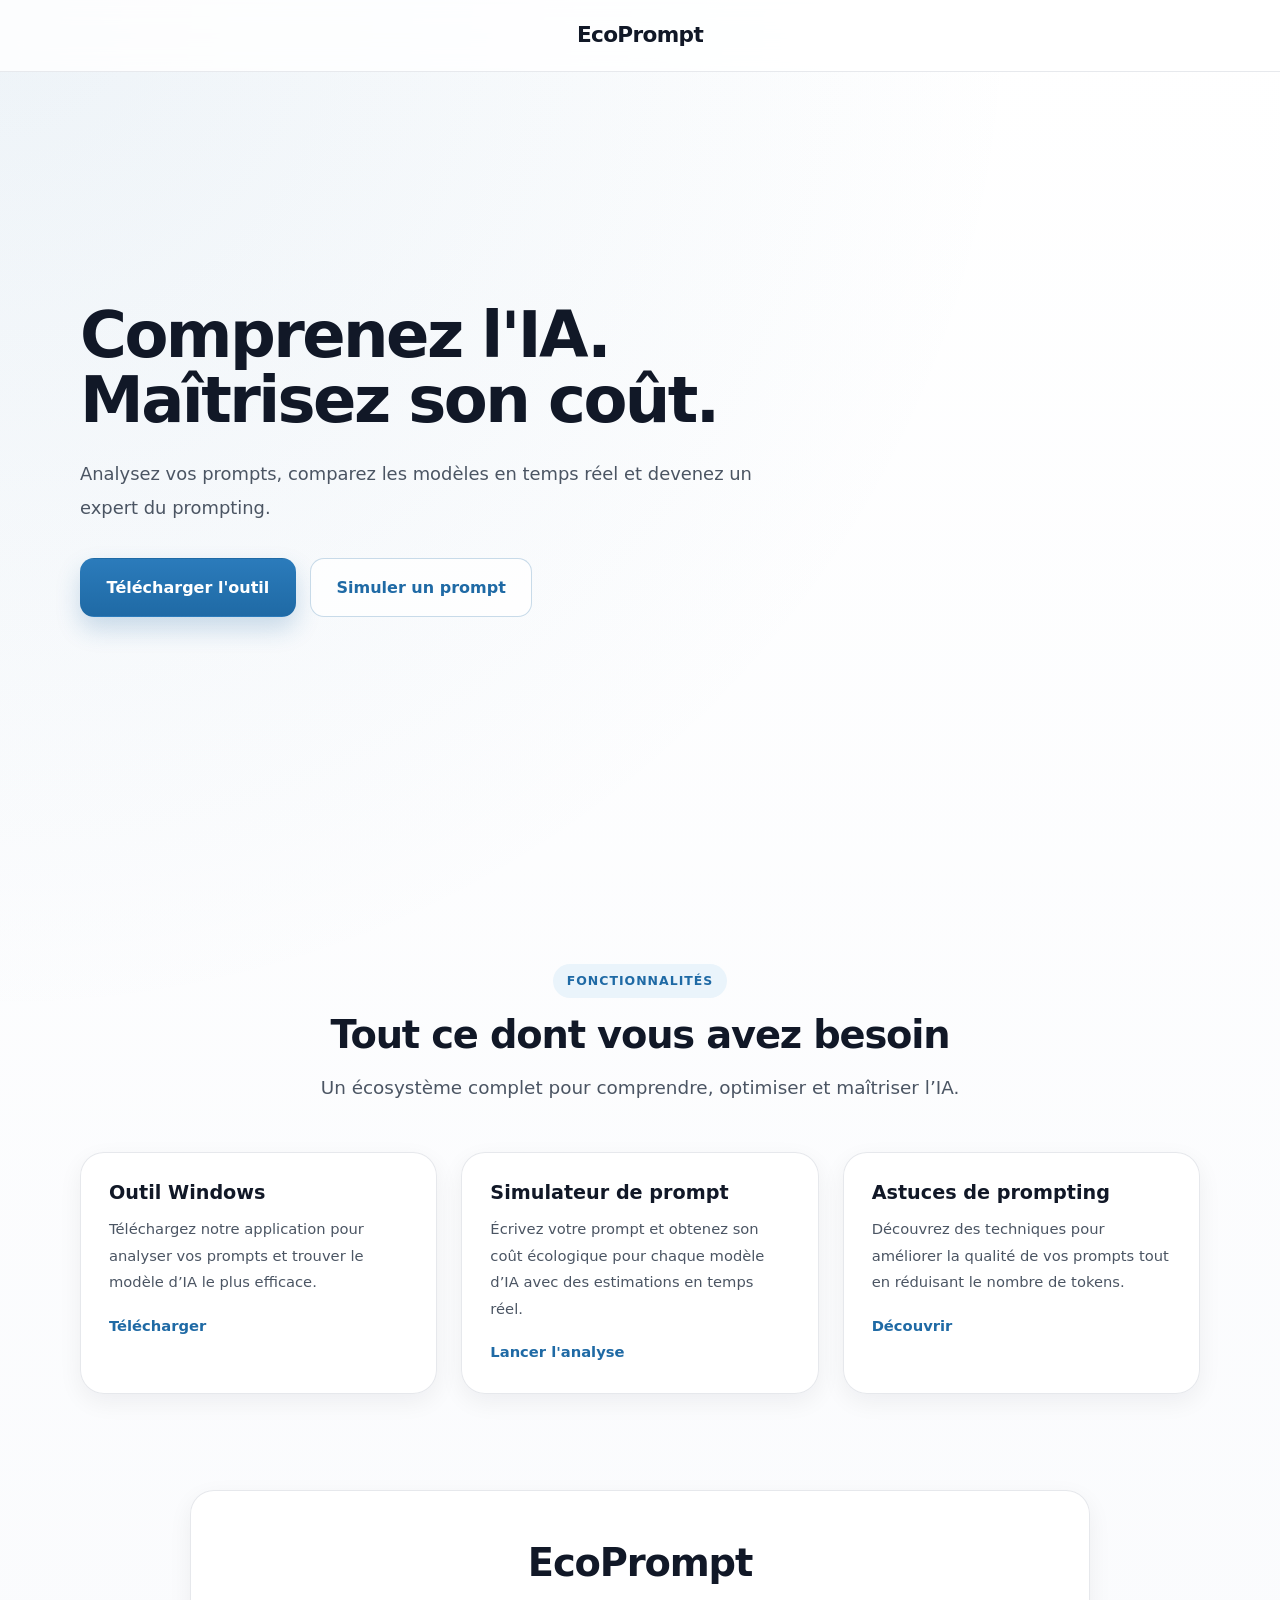
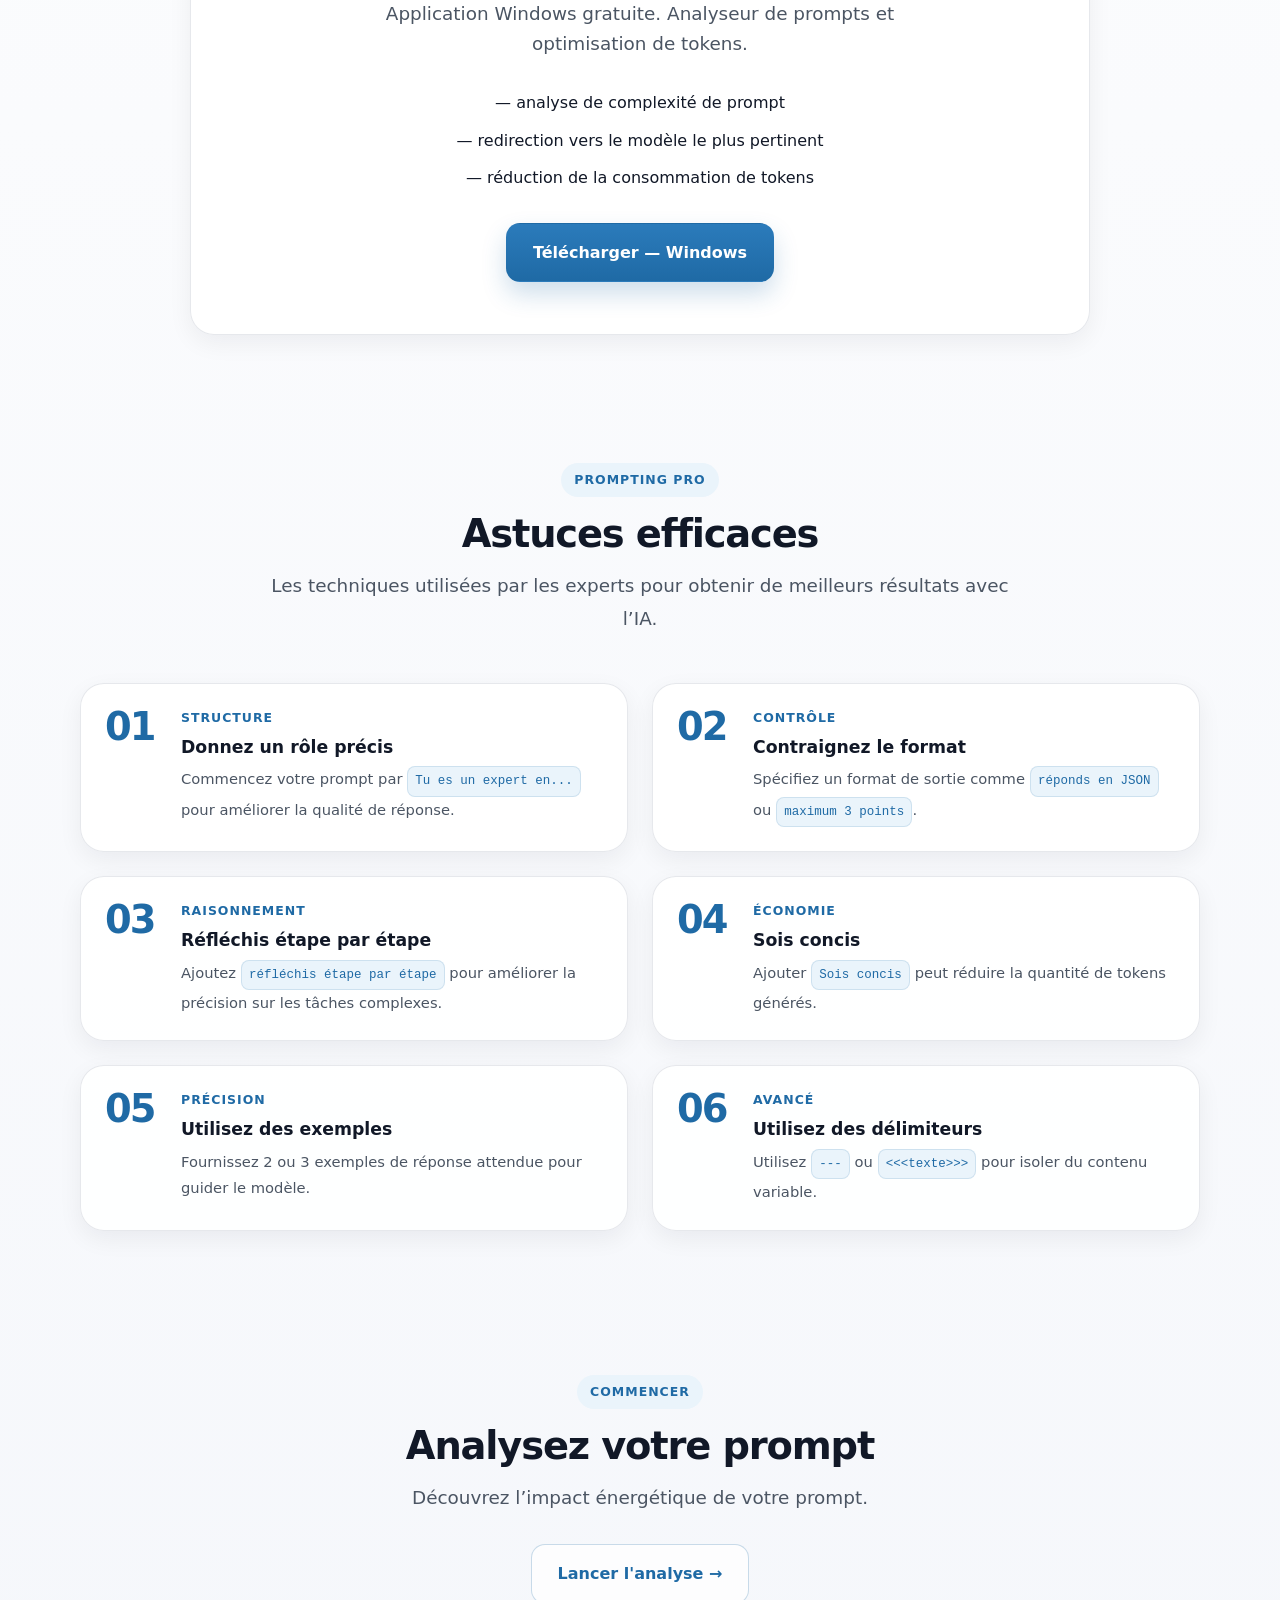
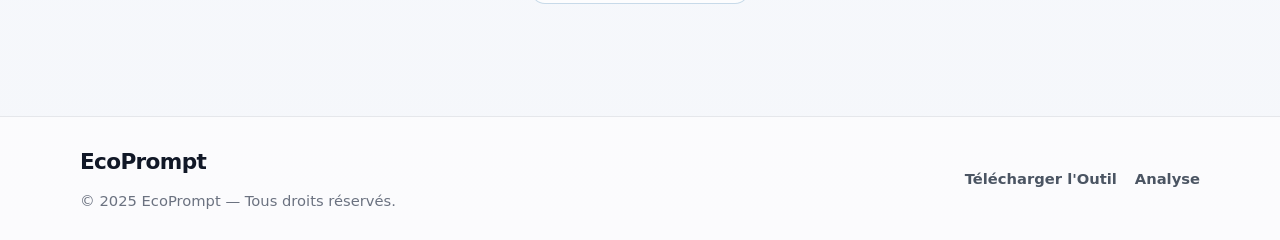
<file: index.html>
<!DOCTYPE html>
<html lang="fr">

<head>
  <meta charset="UTF-8">
  <meta name="viewport" content="width=device-width, initial-scale=1.0">
  <title>EcoPrompt — L'IA décryptée</title>

  <link rel="stylesheet" href="css/style.css">
</head>

<body>

  <!-- NAVBAR -->
  <nav>
    <a href="index.html" class="logo">EcoPrompt</a>
  </nav>


  <!-- HERO -->
  <section class="hero">
    <div class="conteneur">

      <div class="hero-contenu">

        <h1>
          Comprenez l'IA.<br>
          Maîtrisez son coût.
        </h1>

        <p>
          Analysez vos prompts, comparez les modèles en temps réel
          et devenez un expert du prompting.
        </p>

        <div class="hero-actions">

          <a href="https://github.com/Neipee/adaptation-dynamique-de-mod-le-d-ia" target="_blank"
            class="btn btn-principal btn-lg">
            Télécharger l'outil
          </a>

          <a href="analyse.html" class="btn btn-contour btn-lg">
            Simuler un prompt
          </a>

        </div>

      </div>

    </div>
  </section>


  <!-- FONCTIONNALITÉS -->
  <section>

    <div class="conteneur">

      <div class="entete-section">

        <span class="etiquette">Fonctionnalités</span>

        <h2>
          Tout ce dont vous avez besoin
        </h2>

        <p class="sous-titre">
          Un écosystème complet pour comprendre,
          optimiser et maîtriser l’IA.
        </p>

      </div>


      <div class="grille-fonctions">


        <a href="#telechargement" class="fonction-carte">

          <h3>Outil Windows</h3>

          <p>
            Téléchargez notre application pour analyser vos prompts
            et trouver le modèle d’IA le plus efficace.
          </p>

          <span class="fleche-carte">
            Télécharger
          </span>

        </a>


        <a href="analyse.html" class="fonction-carte">

          <h3>Simulateur de prompt</h3>

          <p>
            Écrivez votre prompt et obtenez son coût écologique
            pour chaque modèle d’IA avec des estimations en temps réel.
          </p>

          <span class="fleche-carte">
            Lancer l'analyse
          </span>

        </a>


        <a href="#astuces" class="fonction-carte">

          <h3>Astuces de prompting</h3>

          <p>
            Découvrez des techniques pour améliorer la qualité
            de vos prompts tout en réduisant le nombre de tokens.
          </p>

          <span class="fleche-carte">
            Découvrir
          </span>

        </a>


      </div>

    </div>

  </section>


  <!-- TÉLÉCHARGEMENT -->
  <section id="telechargement">

    <div class="bloc-outil">

      <div class="outil-info">

        <h2>EcoPrompt</h2>

        <p>
          Application Windows gratuite.
          Analyseur de prompts et optimisation de tokens.
        </p>

        <ul class="outil-liste">

          <li>— analyse de complexité de prompt</li>
          <li>— redirection vers le modèle le plus pertinent</li>
          <li>— réduction de la consommation de tokens</li>

        </ul>

        <div class="outil-actions">

          <a href="https://github.com/Neipee/adaptation-dynamique-de-mod-le-d-ia" target="_blank"
            class="btn btn-principal btn-lg">

            Télécharger — Windows

          </a>

        </div>

      </div>

    </div>

  </section>


  <!-- ASTUCES PROMPTING -->
  <section id="astuces">

    <div class="conteneur">

      <div class="entete-section">

        <span class="etiquette">Prompting pro</span>

        <h2>
          Astuces efficaces
        </h2>

        <p class="sous-titre">
          Les techniques utilisées par les experts
          pour obtenir de meilleurs résultats avec l’IA.
        </p>

      </div>


      <div class="grille-astuces">


        <div class="astuce">

          <div class="astuce-num">01</div>

          <div>

            <div class="astuce-cat">Structure</div>

            <h4>Donnez un rôle précis</h4>

            <p>
              Commencez votre prompt par
              <span class="code-inline">Tu es un expert en...</span>
              pour améliorer la qualité de réponse.
            </p>

          </div>

        </div>


        <div class="astuce">

          <div class="astuce-num">02</div>

          <div>

            <div class="astuce-cat">Contrôle</div>

            <h4>Contraignez le format</h4>

            <p>
              Spécifiez un format de sortie comme
              <span class="code-inline">réponds en JSON</span>
              ou
              <span class="code-inline">maximum 3 points</span>.
            </p>

          </div>

        </div>


        <div class="astuce">

          <div class="astuce-num">03</div>

          <div>

            <div class="astuce-cat">Raisonnement</div>

            <h4>Réfléchis étape par étape</h4>

            <p>
              Ajoutez
              <span class="code-inline">réfléchis étape par étape</span>
              pour améliorer la précision sur les tâches complexes.
            </p>

          </div>

        </div>


        <div class="astuce">

          <div class="astuce-num">04</div>

          <div>

            <div class="astuce-cat">Économie</div>

            <h4>Sois concis</h4>

            <p>
              Ajouter
              <span class="code-inline">Sois concis</span>
              peut réduire la quantité de tokens générés.
            </p>

          </div>

        </div>


        <div class="astuce">

          <div class="astuce-num">05</div>

          <div>

            <div class="astuce-cat">Précision</div>

            <h4>Utilisez des exemples</h4>

            <p>
              Fournissez 2 ou 3 exemples de réponse attendue
              pour guider le modèle.
            </p>

          </div>

        </div>


        <div class="astuce">

          <div class="astuce-num">06</div>

          <div>

            <div class="astuce-cat">Avancé</div>

            <h4>Utilisez des délimiteurs</h4>

            <p>
              Utilisez
              <span class="code-inline">---</span>
              ou
              <span class="code-inline">&lt;&lt;&lt;texte&gt;&gt;&gt;</span>
              pour isoler du contenu variable.
            </p>

          </div>

        </div>


      </div>

    </div>

  </section>


  <!-- CTA FINAL -->
  <section class="cta-final">

    <div class="conteneur conteneur--etroit">

      <span class="etiquette">Commencer</span>

      <h2>
        Analysez votre prompt
      </h2>

      <p>
        Découvrez l’impact énergétique de votre prompt.
      </p>

      <div class="cta-actions">

        <a href="analyse.html" class="btn btn-contour btn-lg">

          Lancer l'analyse →

        </a>

      </div>

    </div>

  </section>


  <!-- FOOTER -->
  <footer>

    <div class="conteneur">

      <div class="pied-interieur">

        <div>

          <a href="index.html" class="logo">EcoPrompt</a>

          <p class="copyright">
            © 2025 EcoPrompt — Tous droits réservés.
          </p>

        </div>


        <ul class="pied-liens">

          <li>
            <a href="https://github.com/Neipee/adaptation-dynamique-de-mod-le-d-ia" target="_blank">

              Télécharger l'Outil

            </a>
          </li>

          <li>
            <a href="analyse.html">Analyse</a>
          </li>

        </ul>

      </div>

    </div>

  </footer>


</body>

</html>
<!-- redeploy -->
</file>
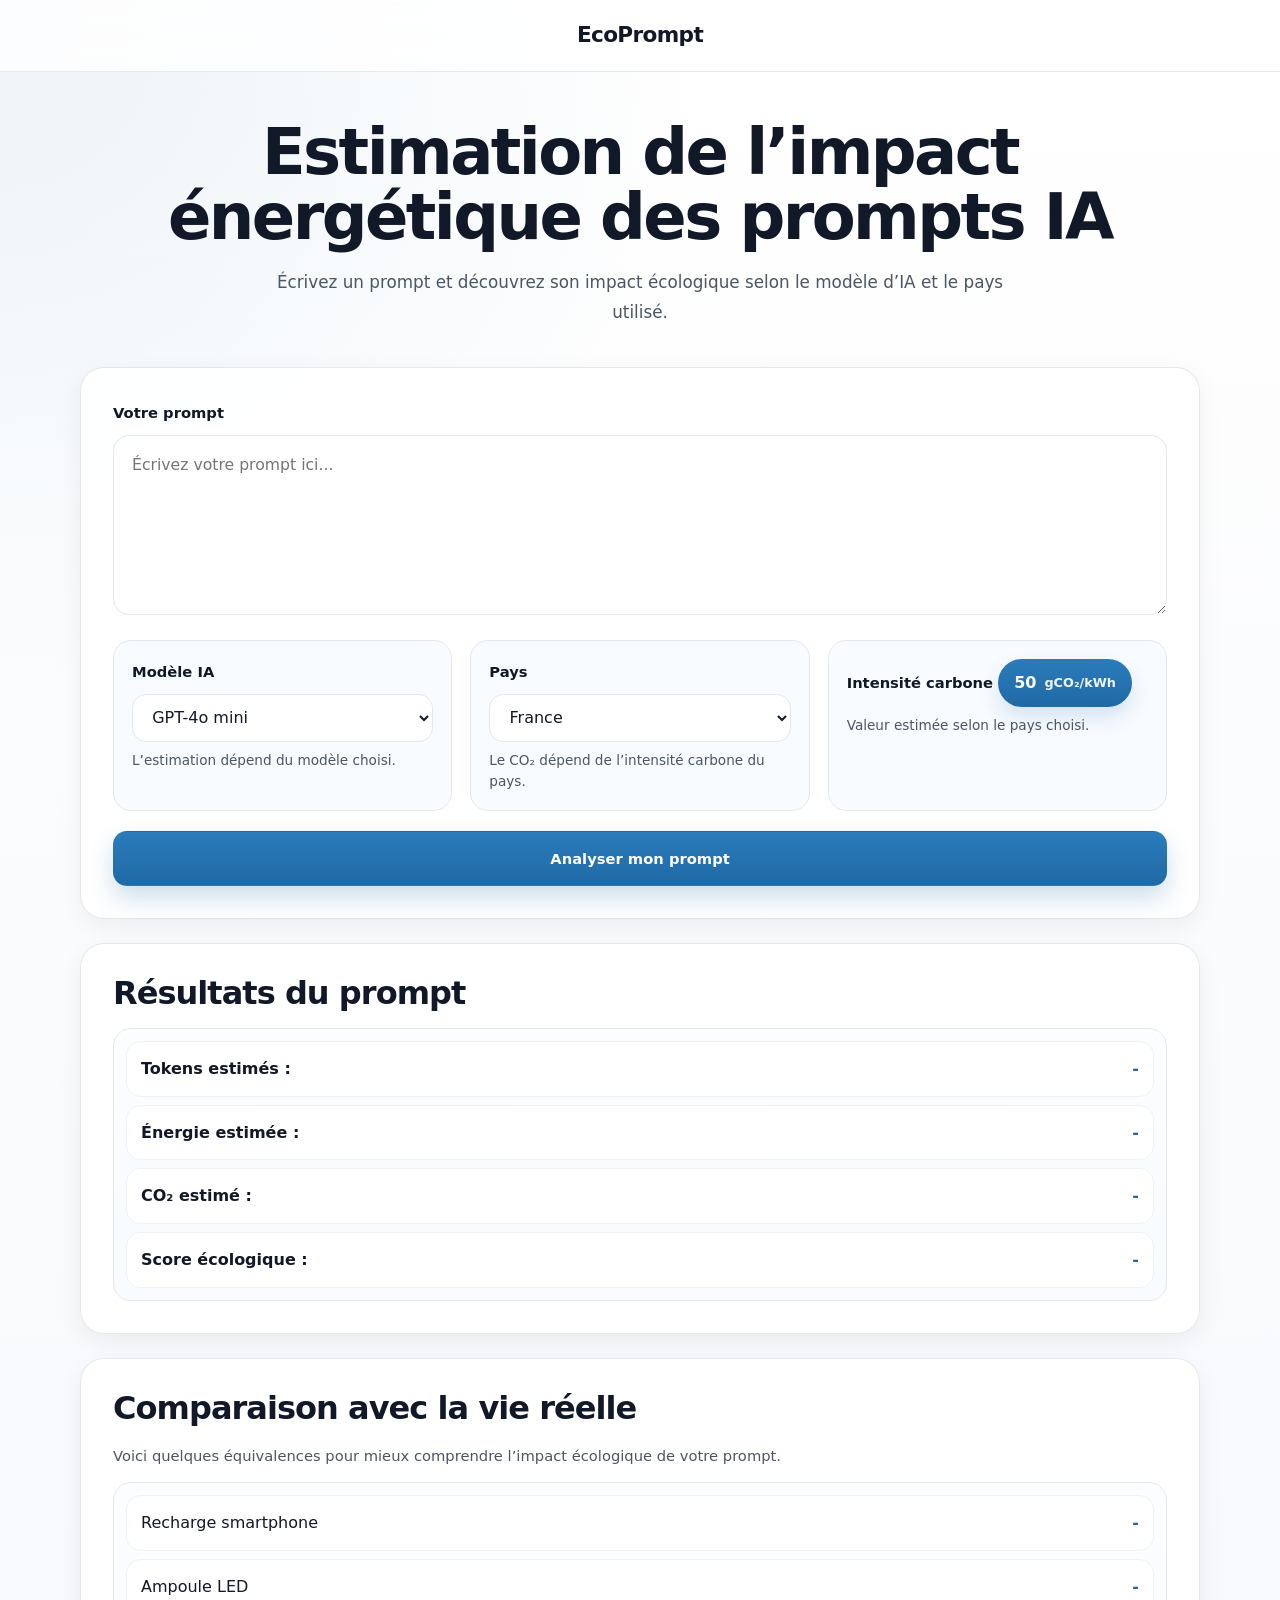
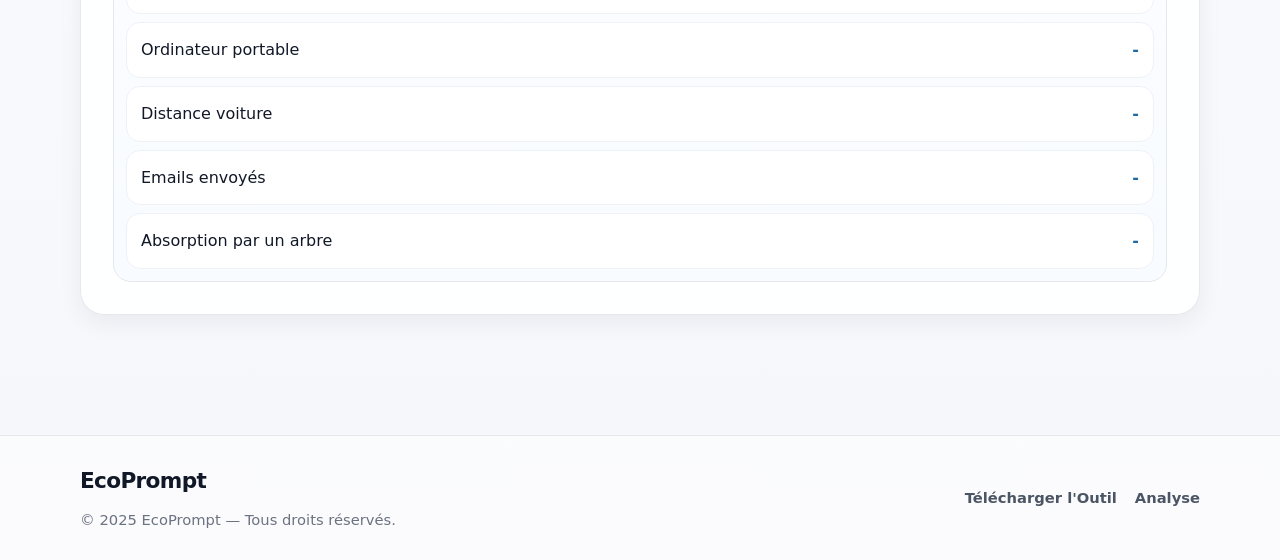
<file: analyse.html>
<!DOCTYPE html>
<html lang="fr">

<head>

    <meta charset="UTF-8">
    <meta name="viewport" content="width=device-width, initial-scale=1.0">

    <title>Analyse énergétique des prompts IA</title>

    <link rel="stylesheet" href="css/style.css">

</head>

<body>


    <!-- NAVBAR -->

    <nav>
        <a href="index.html" class="logo">EcoPrompt</a>
    </nav>



    <!-- PAGE -->

    <div class="page">

        <header class="header">

            <h1 class="title">
                Estimation de l’impact énergétique des prompts IA
            </h1>

            <p class="subtitle">
                Écrivez un prompt et découvrez son impact écologique selon le modèle d’IA et le pays utilisé.
            </p>

        </header>



        <!-- FORMULAIRE -->

        <section class="card form-section">

            <label class="label">
                Votre prompt
            </label>

            <textarea id="promptInput" class="prompt-input" placeholder="Écrivez votre prompt ici...">
</textarea>



            <div class="controls">


                <div class="control">

                    <label class="label">
                        Modèle IA
                    </label>

                    <select id="modelSelect" class="select">

                        <option value="gpt-4o-mini" selected>
                            GPT-4o mini
                        </option>

                        <option value="gpt-4o">
                            GPT-4o
                        </option>

                        <option value="gpt-3.5">
                            GPT-3.5
                        </option>

                        <option value="llama3-8b">
                            Llama 3 (8B)
                        </option>

                        <option value="llama3-70b">
                            Llama 3 (70B)
                        </option>

                        <option value="mistral-7b">
                            Mistral (7B)
                        </option>

                    </select>

                    <p class="hint">
                        L’estimation dépend du modèle choisi.
                    </p>

                </div>



                <div class="control">

                    <label class="label">
                        Pays
                    </label>

                    <select id="countrySelect" class="select">

                        <option value="FR" selected>
                            France
                        </option>

                        <option value="DE">
                            Allemagne
                        </option>

                        <option value="ES">
                            Espagne
                        </option>

                    </select>

                    <p class="hint">
                        Le CO₂ dépend de l’intensité carbone du pays.
                    </p>

                </div>



                <div class="control">

                    <label class="label">
                        Intensité carbone
                    </label>

                    <div class="pill">

                        <span id="ciValue">-</span>

                        <span class="pill-unit">
                            gCO₂/kWh
                        </span>

                    </div>

                    <p class="hint">
                        Valeur estimée selon le pays choisi.
                    </p>

                </div>


            </div>



            <button id="analyzeBtn" class="analyze-button">

                Analyser mon prompt

            </button>

        </section>




        <!-- RESULTATS -->

        <section class="card results-section">

            <h2 class="section-title">
                Résultats du prompt
            </h2>


            <div class="result-box">


                <div class="result-item">

                    <span class="result-label">
                        Tokens estimés :
                    </span>

                    <span class="result-value" id="tokensIn">

                        -

                    </span>

                </div>



                <div class="result-item">

                    <span class="result-label">
                        Énergie estimée :
                    </span>

                    <span class="result-value" id="energy">

                        -

                    </span>

                </div>



                <div class="result-item">

                    <span class="result-label">
                        CO₂ estimé :
                    </span>

                    <span class="result-value" id="co2">

                        -

                    </span>

                </div>



                <div class="result-item">

                    <span class="result-label">
                        Score écologique :
                    </span>

                    <span class="result-value" id="score">

                        -

                    </span>

                </div>


            </div>

        </section>




        <!-- COMPARAISONS -->

        <section class="card comparison-section">

            <h2 class="section-title">
                Comparaison avec la vie réelle
            </h2>


            <p class="usage-text">
                Voici quelques équivalences pour mieux comprendre l’impact écologique de votre prompt.
            </p>


            <div class="comparison-box">


                <div class="comparison-item">

                    <span>
                        Recharge smartphone
                    </span>

                    <span id="phone">
                        -
                    </span>

                </div>



                <div class="comparison-item">

                    <span>
                        Ampoule LED
                    </span>

                    <span id="bulb">
                        -
                    </span>

                </div>



                <div class="comparison-item">

                    <span>
                        Ordinateur portable
                    </span>

                    <span id="laptop">
                        -
                    </span>

                </div>



                <div class="comparison-item">

                    <span>
                        Distance voiture
                    </span>

                    <span id="car">
                        -
                    </span>

                </div>



                <div class="comparison-item">

                    <span>
                        Emails envoyés
                    </span>

                    <span id="email">
                        -
                    </span>

                </div>



                <div class="comparison-item">

                    <span>
                        Absorption par un arbre
                    </span>

                    <span id="tree">
                        -
                    </span>

                </div>


            </div>

        </section>

    </div>




    <!-- FOOTER -->

    <footer>

        <div class="conteneur">

            <div class="pied-interieur">

                <div>

                    <a href="index.html" class="logo">
                        EcoPrompt
                    </a>

                    <p class="copyright">
                        © 2025 EcoPrompt — Tous droits réservés.
                    </p>

                </div>


                <ul class="pied-liens">

                    <li>

                        <a href="https://github.com/Neipee/adaptation-dynamique-de-mod-le-d-ia" target="_blank">

                            Télécharger l'Outil

                        </a>

                    </li>


                    <li>
                        <a href="analyse.html">
                            Analyse
                        </a>
                    </li>


                </ul>

            </div>

        </div>

    </footer>



    <script src="app.js"></script>

</body>

</html>
</file>
<file: css/style.css>
:root {
    --bg: #f5f7fb;
    --surface: #ffffff;
    --surface-soft: #f8fbff;
    --text: #111827;
    --text-soft: #4b5563;
    --text-muted: #6b7280;
    --border: #e5e7eb;
    --primary: #1f6aa5;
    --primary-dark: #174f7b;
    --primary-soft: #eaf4fb;
    --success: #1f9d55;
    --shadow-sm: 0 8px 24px rgba(15, 23, 42, 0.06);
    --shadow-md: 0 18px 50px rgba(15, 23, 42, 0.10);

    --radius-sm: 10px;
    --radius-md: 16px;
    --radius-lg: 24px;
    --radius-pill: 999px;

    --container: 1120px;

    --space-1: 0.25rem;
    --space-2: 0.5rem;
    --space-3: 0.75rem;
    --space-4: 1rem;
    --space-5: 1.25rem;
    --space-6: 1.5rem;
    --space-8: 2rem;
    --space-10: 2.5rem;
    --space-12: 3rem;
    --space-16: 4rem;
    --space-20: 5rem;
    --space-24: 6rem;

    --font-sans: Inter, system-ui, -apple-system, BlinkMacSystemFont, "Segoe UI", Roboto, Arial, sans-serif;

    --text-xs: 0.8rem;
    --text-sm: 0.92rem;
    --text-base: 1rem;
    --text-md: 1.05rem;
    --text-lg: 1.15rem;
    --text-xl: 1.35rem;
    --text-2xl: 1.8rem;
    --text-3xl: 2.4rem;
    --text-hero: clamp(2.4rem, 5vw, 5rem);

    --transition-fast: 180ms ease;
    --transition: 250ms ease;
}

*,
*::before,
*::after {
    box-sizing: border-box;
}

html {
    scroll-behavior: smooth;
}

body {
    margin: 0;
    font-family: var(--font-sans);
    background:
        radial-gradient(circle at top left, rgba(31, 106, 165, 0.08), transparent 28%),
        linear-gradient(180deg, #ffffff 0%, #f5f7fb 100%);
    color: var(--text);
    line-height: 1.6;
    overflow-x: hidden;
}

img {
    max-width: 100%;
    display: block;
}

textarea,
select,
button,
input {
    font: inherit;
}

a {
    color: inherit;
}

::selection {
    background: var(--primary);
    color: #ffffff;
}

/* Base layout */
.conteneur,
.page {
    width: min(100% - 32px, var(--container));
    margin-inline: auto;
}

.page {
    padding-top: 120px;
    padding-bottom: var(--space-16);
}

section {
    padding: var(--space-16) 0;
}

/* Navbar */
nav {
    position: fixed;
    inset: 0 0 auto 0;
    z-index: 1000;
    height: 72px;
    display: flex;
    align-items: center;
    justify-content: center;
    padding-inline: 16px;
    background: rgba(255, 255, 255, 0.82);
    backdrop-filter: blur(14px);
    -webkit-backdrop-filter: blur(14px);
    border-bottom: 1px solid rgba(229, 231, 235, 0.9);
}

.logo {
    text-decoration: none;
    font-size: 1.35rem;
    font-weight: 800;
    letter-spacing: -0.03em;
    color: var(--text);
}

/* Typography */
h1,
h2,
h3,
h4,
p {
    margin: 0;
}

h1 {
    font-size: var(--text-hero);
    line-height: 1.02;
    letter-spacing: -0.04em;
    font-weight: 800;
}

h2 {
    font-size: clamp(2rem, 3vw, 3rem);
    line-height: 1.08;
    letter-spacing: -0.03em;
    font-weight: 800;
}

h3 {
    font-size: 1.2rem;
    line-height: 1.2;
    font-weight: 700;
}

h4 {
    font-size: 1.08rem;
    line-height: 1.3;
    font-weight: 700;
}

.subtitle,
.sous-titre,
.hero p,
.usage-text,
.hint,
.outil-info>p,
.astuce p,
.fonction-carte p,
.cta-final p {
    color: var(--text-soft);
}

/* Buttons */
.btn,
.analyze-button {
    display: inline-flex;
    align-items: center;
    justify-content: center;
    gap: 10px;
    min-height: 48px;
    padding: 0.9rem 1.35rem;
    border-radius: 14px;
    border: 1px solid transparent;
    text-decoration: none;
    font-size: var(--text-sm);
    font-weight: 700;
    cursor: pointer;
    transition:
        transform var(--transition-fast),
        box-shadow var(--transition-fast),
        background-color var(--transition-fast),
        border-color var(--transition-fast),
        color var(--transition-fast);
}

.btn:hover,
.analyze-button:hover {
    transform: translateY(-1px);
}

.btn:active,
.analyze-button:active {
    transform: translateY(0);
}

.btn-principal,
.analyze-button {
    background: linear-gradient(180deg, #2b7bbb 0%, var(--primary) 100%);
    color: #ffffff;
    box-shadow: 0 12px 24px rgba(31, 106, 165, 0.22);
}

.btn-principal:hover,
.analyze-button:hover {
    background: linear-gradient(180deg, #2673b0 0%, var(--primary-dark) 100%);
}

.btn-contour {
    background: rgba(255, 255, 255, 0.75);
    color: var(--primary);
    border-color: rgba(31, 106, 165, 0.24);
}

.btn-contour:hover {
    background: var(--primary-soft);
    border-color: rgba(31, 106, 165, 0.38);
}

.btn-lg {
    min-height: 52px;
    padding: 1rem 1.6rem;
    font-size: var(--text-base);
}

/* Section heading */
.entete-section {
    max-width: 760px;
    margin: 0 auto var(--space-12);
    text-align: center;
}

.etiquette {
    display: inline-flex;
    align-items: center;
    justify-content: center;
    margin-bottom: var(--space-4);
    padding: 0.45rem 0.85rem;
    border-radius: var(--radius-pill);
    background: var(--primary-soft);
    color: var(--primary);
    font-size: 0.78rem;
    font-weight: 800;
    letter-spacing: 0.08em;
    text-transform: uppercase;
}

.sous-titre {
    margin-top: var(--space-4);
    font-size: var(--text-lg);
    line-height: 1.75;
}

/* Hero */
.hero {
    min-height: 100vh;
    display: flex;
    align-items: center;
    padding-top: 100px;
    padding-bottom: 80px;
}

.hero .conteneur {
    display: flex;
    align-items: center;
}

.hero-contenu {
    max-width: 760px;
}

.hero h1 {
    margin-bottom: var(--space-6);
}

.hero p {
    max-width: 720px;
    font-size: clamp(1rem, 1.4vw, 1.2rem);
    line-height: 1.9;
    margin-bottom: var(--space-8);
}

.hero-actions {
    display: flex;
    flex-wrap: wrap;
    gap: 14px;
}

/* Cards general */
.card,
.fonction-carte,
.astuce,
.bloc-outil {
    background: rgba(255, 255, 255, 0.88);
    border: 1px solid rgba(229, 231, 235, 0.95);
    border-radius: var(--radius-lg);
    box-shadow: var(--shadow-sm);
}

/* Fonctionnalités */
.grille-fonctions {
    display: grid;
    grid-template-columns: repeat(3, minmax(0, 1fr));
    gap: 24px;
}

.fonction-carte {
    padding: 28px;
    text-decoration: none;
    transition:
        transform var(--transition),
        box-shadow var(--transition),
        border-color var(--transition);
}

.fonction-carte:hover {
    transform: translateY(-4px);
    box-shadow: var(--shadow-md);
    border-color: rgba(31, 106, 165, 0.25);
}

.fonction-carte h3 {
    margin-bottom: 12px;
    color: var(--text);
}

.fonction-carte p {
    font-size: var(--text-sm);
    line-height: 1.8;
}

.fleche-carte {
    display: inline-flex;
    margin-top: 18px;
    color: var(--primary);
    font-size: var(--text-sm);
    font-weight: 700;
}

/* Téléchargement */
#telechargement {
    padding-top: var(--space-8);
}

.bloc-outil {
    width: min(100% - 32px, 900px);
    margin: 0 auto;
    padding: clamp(28px, 4vw, 56px);
    text-align: center;
}

.outil-info {
    display: flex;
    flex-direction: column;
    align-items: center;
}

.outil-info h2 {
    margin-bottom: var(--space-4);
}

.outil-info>p {
    max-width: 620px;
    font-size: var(--text-lg);
    margin-bottom: var(--space-8);
}

.outil-liste {
    list-style: none;
    padding: 0;
    margin: 0 0 var(--space-8);
    display: grid;
    gap: 12px;
}

.outil-liste li {
    color: var(--text);
    font-size: var(--text-base);
    font-weight: 500;
}

.outil-actions {
    display: flex;
    justify-content: center;
    flex-wrap: wrap;
}

/* Astuces */
.grille-astuces {
    display: grid;
    grid-template-columns: repeat(2, minmax(0, 1fr));
    gap: 24px;
}

.astuce {
    padding: 24px;
    display: flex;
    gap: 18px;
    align-items: flex-start;
    transition:
        transform var(--transition),
        box-shadow var(--transition),
        border-color var(--transition);
}

.astuce:hover {
    transform: translateY(-3px);
    box-shadow: var(--shadow-md);
    border-color: rgba(31, 106, 165, 0.22);
}

.astuce-num {
    flex-shrink: 0;
    min-width: 58px;
    font-size: 2.4rem;
    line-height: 1;
    font-weight: 800;
    letter-spacing: -0.05em;
    color: var(--primary);
}

.astuce-cat {
    margin-bottom: 8px;
    color: var(--primary);
    font-size: 0.78rem;
    font-weight: 800;
    letter-spacing: 0.08em;
    text-transform: uppercase;
}

.astuce h4 {
    margin-bottom: 8px;
}

.astuce p {
    font-size: var(--text-sm);
    line-height: 1.8;
}

.code-inline {
    display: inline-block;
    padding: 0.18rem 0.45rem;
    border-radius: 8px;
    background: var(--primary-soft);
    color: var(--primary);
    font-family: ui-monospace, SFMono-Regular, Menlo, Monaco, Consolas, monospace;
    font-size: 0.85em;
    border: 1px solid rgba(31, 106, 165, 0.14);
}

/* CTA */
.cta-final {
    text-align: center;
    padding: var(--space-20) 0;
}

.conteneur--etroit {
    max-width: 760px;
}

.cta-final h2 {
    margin-bottom: var(--space-4);
}

.cta-final p {
    margin-bottom: var(--space-8);
    font-size: var(--text-lg);
}

.cta-actions {
    display: flex;
    justify-content: center;
    flex-wrap: wrap;
    gap: 14px;
}

/* Analyse page */
.header {
    text-align: center;
    margin-bottom: var(--space-10);
}

.title {
    margin-bottom: var(--space-4);
    color: var(--text);
}

.subtitle {
    max-width: 760px;
    margin: 0 auto;
    font-size: var(--text-md);
    line-height: 1.8;
}

.card {
    padding: clamp(20px, 3vw, 32px);
    margin-bottom: 24px;
}

.section-title {
    font-size: clamp(1.5rem, 2.5vw, 2rem);
    font-weight: 800;
    margin-bottom: 18px;
    color: var(--text);
}

.label {
    display: inline-block;
    margin-bottom: 10px;
    font-size: var(--text-sm);
    font-weight: 700;
    color: var(--text);
}

.hint {
    margin-top: 8px;
    font-size: 0.85rem;
    line-height: 1.55;
}

.prompt-input {
    width: 100%;
    min-height: 180px;
    padding: 16px 18px;
    border: 1px solid var(--border);
    border-radius: 16px;
    background: #ffffff;
    color: var(--text);
    resize: vertical;
    font-size: 0.98rem;
    line-height: 1.7;
    transition: border-color var(--transition-fast), box-shadow var(--transition-fast);
}

.prompt-input:focus,
.select:focus {
    outline: none;
    border-color: rgba(31, 106, 165, 0.45);
    box-shadow: 0 0 0 4px rgba(31, 106, 165, 0.10);
}

.controls {
    display: grid;
    grid-template-columns: repeat(3, minmax(0, 1fr));
    gap: 18px;
    margin-top: 18px;
}

.control {
    padding: 18px;
    border: 1px solid var(--border);
    border-radius: 18px;
    background: var(--surface-soft);
}

.select {
    width: 100%;
    min-height: 46px;
    padding: 0.8rem 0.95rem;
    border: 1px solid var(--border);
    border-radius: 14px;
    background: #ffffff;
    color: var(--text);
}

.pill {
    display: inline-flex;
    align-items: center;
    gap: 8px;
    min-height: 44px;
    padding: 0.7rem 1rem;
    border-radius: var(--radius-pill);
    background: linear-gradient(180deg, #2b7bbb 0%, var(--primary) 100%);
    color: #ffffff;
    font-weight: 800;
    box-shadow: 0 10px 20px rgba(31, 106, 165, 0.16);
}

.pill-unit {
    font-size: 0.8rem;
    font-weight: 600;
    opacity: 0.92;
}

.analyze-button {
    width: 100%;
    margin-top: 20px;
}

/* Results */
.result-box,
.comparison-box {
    padding: 12px;
    border: 1px solid var(--border);
    border-radius: 18px;
    background: linear-gradient(180deg, #fbfdff 0%, #f8fbff 100%);
}

.result-item,
.comparison-item {
    display: flex;
    justify-content: space-between;
    align-items: center;
    gap: 16px;
    padding: 14px;
    border-radius: 14px;
}

.result-item+.result-item,
.comparison-item+.comparison-item {
    margin-top: 8px;
}

.result-item {
    background: #ffffff;
    border: 1px solid #eef2f7;
}

.result-label {
    font-weight: 600;
    color: var(--text);
}

.result-value {
    font-weight: 800;
    color: var(--primary);
    text-align: right;
}

.usage-text {
    margin-bottom: 14px;
    font-size: var(--text-sm);
    line-height: 1.7;
}

.comparison-item {
    background: #ffffff;
    border: 1px solid #eef2f7;
}

.comparison-item span:first-child {
    color: var(--text);
    font-weight: 500;
}

.comparison-item span:last-child {
    color: var(--primary);
    font-weight: 800;
    text-align: right;
}

/* Footer */
footer {
    margin-top: var(--space-8);
    border-top: 1px solid var(--border);
    background: rgba(255, 255, 255, 0.6);
}

.pied-interieur {
    display: flex;
    align-items: center;
    justify-content: space-between;
    gap: 24px;
    flex-wrap: wrap;
    padding: 28px 0;
}

.pied-liens {
    display: flex;
    align-items: center;
    gap: 18px;
    flex-wrap: wrap;
    list-style: none;
    padding: 0;
    margin: 0;
}

.pied-liens a {
    text-decoration: none;
    color: var(--text-soft);
    font-size: var(--text-sm);
    font-weight: 600;
    transition: color var(--transition-fast);
}

.pied-liens a:hover {
    color: var(--primary);
}

.copyright {
    margin-top: 10px;
    color: var(--text-muted);
    font-size: var(--text-sm);
}

/* Responsive */
@media (max-width: 1024px) {

    .grille-fonctions,
    .grille-astuces,
    .controls {
        grid-template-columns: 1fr 1fr;
    }

    .controls .control:last-child {
        grid-column: 1 / -1;
    }
}

@media (max-width: 768px) {
    nav {
        height: 68px;
    }

    .page {
        padding-top: 104px;
    }

    section {
        padding: var(--space-12) 0;
    }

    .hero {
        min-height: auto;
        padding-top: 110px;
        padding-bottom: 56px;
    }

    .hero p,
    .sous-titre,
    .subtitle,
    .cta-final p,
    .outil-info>p {
        font-size: 1rem;
    }

    .grille-fonctions,
    .grille-astuces,
    .controls {
        grid-template-columns: 1fr;
    }

    .controls .control:last-child {
        grid-column: auto;
    }

    .astuce {
        flex-direction: column;
    }

    .astuce-num {
        min-width: auto;
    }

    .pied-interieur {
        align-items: flex-start;
        flex-direction: column;
    }
}

@media (max-width: 560px) {

    .conteneur,
    .page {
        width: min(100% - 20px, var(--container));
    }

    .btn,
    .btn-lg,
    .analyze-button {
        width: 100%;
    }

    .hero-actions,
    .cta-actions,
    .outil-actions {
        width: 100%;
    }

    .result-item,
    .comparison-item {
        flex-direction: column;
        align-items: flex-start;
    }

    .result-value,
    .comparison-item span:last-child {
        text-align: left;
    }

    .card,
    .fonction-carte,
    .astuce,
    .bloc-outil {
        border-radius: 18px;
    }

    .prompt-input {
        min-height: 160px;
    }
}
</file>
